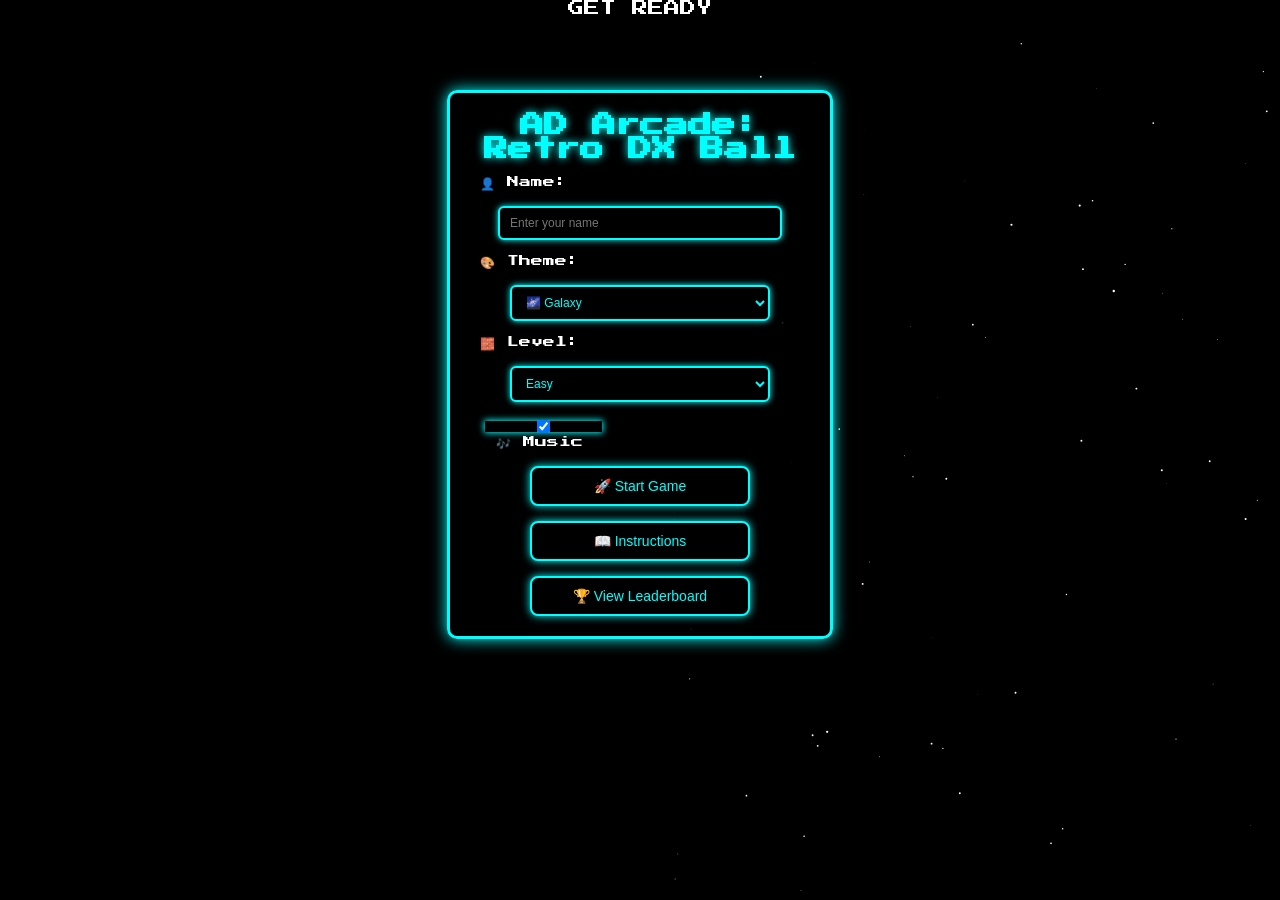
<file: index.html>
<!DOCTYPE html>
<html lang="en">
<head>
  <meta charset="UTF-8" />
  <title>AD Arcade: Retro DX Ball</title>
  <link rel="stylesheet" href="style.css" />
  <style>
    @import url('https://fonts.googleapis.com/css2?family=Press+Start+2P&display=swap');
  </style>
</head>
<body class="galaxy">

  <!-- 🌌 Animated Starfield Background -->
  <canvas id="stars"></canvas>

  <!-- 🎮 Login Panel -->
  <div id="loginScreen" class="panel">
    <h1><strong>AD Arcade: Retro DX Ball</strong></h1>

    <label for="playerName">👤 Name:</label>
    <input type="text" id="playerName" placeholder="Enter your name" required />

    <label for="themeSelect">🎨 Theme:</label>
    <select id="themeSelect">
      <option value="galaxy" selected>🌌 Galaxy</option>
      <option value="neon">🧠 Neon Grid</option>
      <option value="ice">❄️ Ice Realm</option>
      <option value="inferno">🔥 Inferno</option>
    </select>

    <label for="levelSelect">🧱 Level:</label>
    <select id="levelSelect">
      <option value="easy" selected>Easy</option>
      <option value="medium">Medium</option>
      <option value="hard">Hard</option>
    </select>

    <label>
      <input type="checkbox" id="musicToggle" checked /> 🎶 Music
    </label>

    <button id="startGameBtn" class="no-select">🚀 Start Game</button>
    <button id="viewInstructionsBtn" class="no-select">📖 Instructions</button>
    <button id="viewLeaderboardBtn" class="no-select">🏆 View Leaderboard</button>
  </div>

  <!-- 🏆 Leaderboard Panel -->
  <div id="leaderboardPanel" class="panel hidden">
    <h2>🏆 Top 10 Legends</h2>
    <ul id="leaderboardList"></ul>
    <button id="closeLeaderboardBtn" class="no-select">❌ Close</button>
  </div>

  <!-- 📖 Instructions Panel -->
  <div id="instructionsPanel" class="panel hidden">
    <h2>📖 Instructions</h2>
    <ul class="instructions-list">
      <li><strong>🎮 Gameplay:</strong> Move the paddle with <kbd>←</kbd> <kbd>→</kbd>, A/D keys, touch buttons, or tilt.</li>
      <li><strong>⏱ Countdown:</strong> A 3‒2‒1‒GO appears before each launch.</li>
      <li><strong>🧱 Levels:</strong> Clear all bricks to advance. Speeds → Easy: 1.0x, Medium: 1.3x, Hard: 1.6x.</li>
      <li><strong>🧲 Boosters:</strong>
        <ul class="boosters-list">
          <li>⇔ <strong>Wide:</strong> Paddle doubles width (10 s)</li>
          <li>💚 <strong>Life:</strong> Gain +1 life</li>
          <li>❄️ <strong>Slow:</strong> Halve ball speed (10 s)</li>
          <li>⚪⚪ <strong>Multi:</strong> Spawn an extra ball</li>
          <li>🔥 <strong>Fireball:</strong> Ball pierces bricks (5 s)</li>
        </ul>
      </li>
      <li><strong>🎶 Music:</strong> Toggle background music on/off before you start.</li>
    </ul>
    <button id="closeInstructionsBtn" class="no-select">❌ Close</button>
  </div>

  <!-- 🎮 Game UI -->
  <h2 id="gameTitle" class="hidden">AD Arcade - DX-Ball Revival</h2>
  <div id="scoreboard" class="hidden">
    <strong><span id="currentPlayer">Player</span></strong> |
    Score: <span id="score">0</span> |
    Lives: <span id="lives">3</span> |
    High Score: <span id="highscore">0</span>
  </div>

  <!-- 🕹️ Game Canvas -->
  <canvas id="gameCanvas" width="800" height="600" class="hidden"></canvas>

  <!-- ⏱️ Countdown Overlay -->
  <div id="countdownOverlay" class="hidden"></div>

  <!-- 📱 Mobile Controls -->
  <div class="mobile-controls hidden">
    <button id="leftBtn" class="no-select">◀️</button>
    <button id="rightBtn" class="no-select">▶️</button>
    <button id="enableTilt" class="no-select">📱 Enable Tilt</button>
  </div>

  <!-- 🔊 Background Music -->
  <audio id="bgMusic" loop preload="auto">
    <source src="background.mp3" type="audio/mp3" />
  </audio>

  <!-- 🎮 Game Over Modal -->
  <div id="gameOverModal" class="panel hidden">
    <h2>🎮 Game Over</h2>
    <p>Thanks for playing!</p>
    <button onclick="location.reload()" class="no-select">🔁 Restart Game</button>
  </div>

  <!-- 🎬 Ball Launch Intro -->
  <div id="introText">GET READY</div>

  <!-- 💻 Game Script -->
  <script src="script.js"></script>
</body>
</html>
</file>
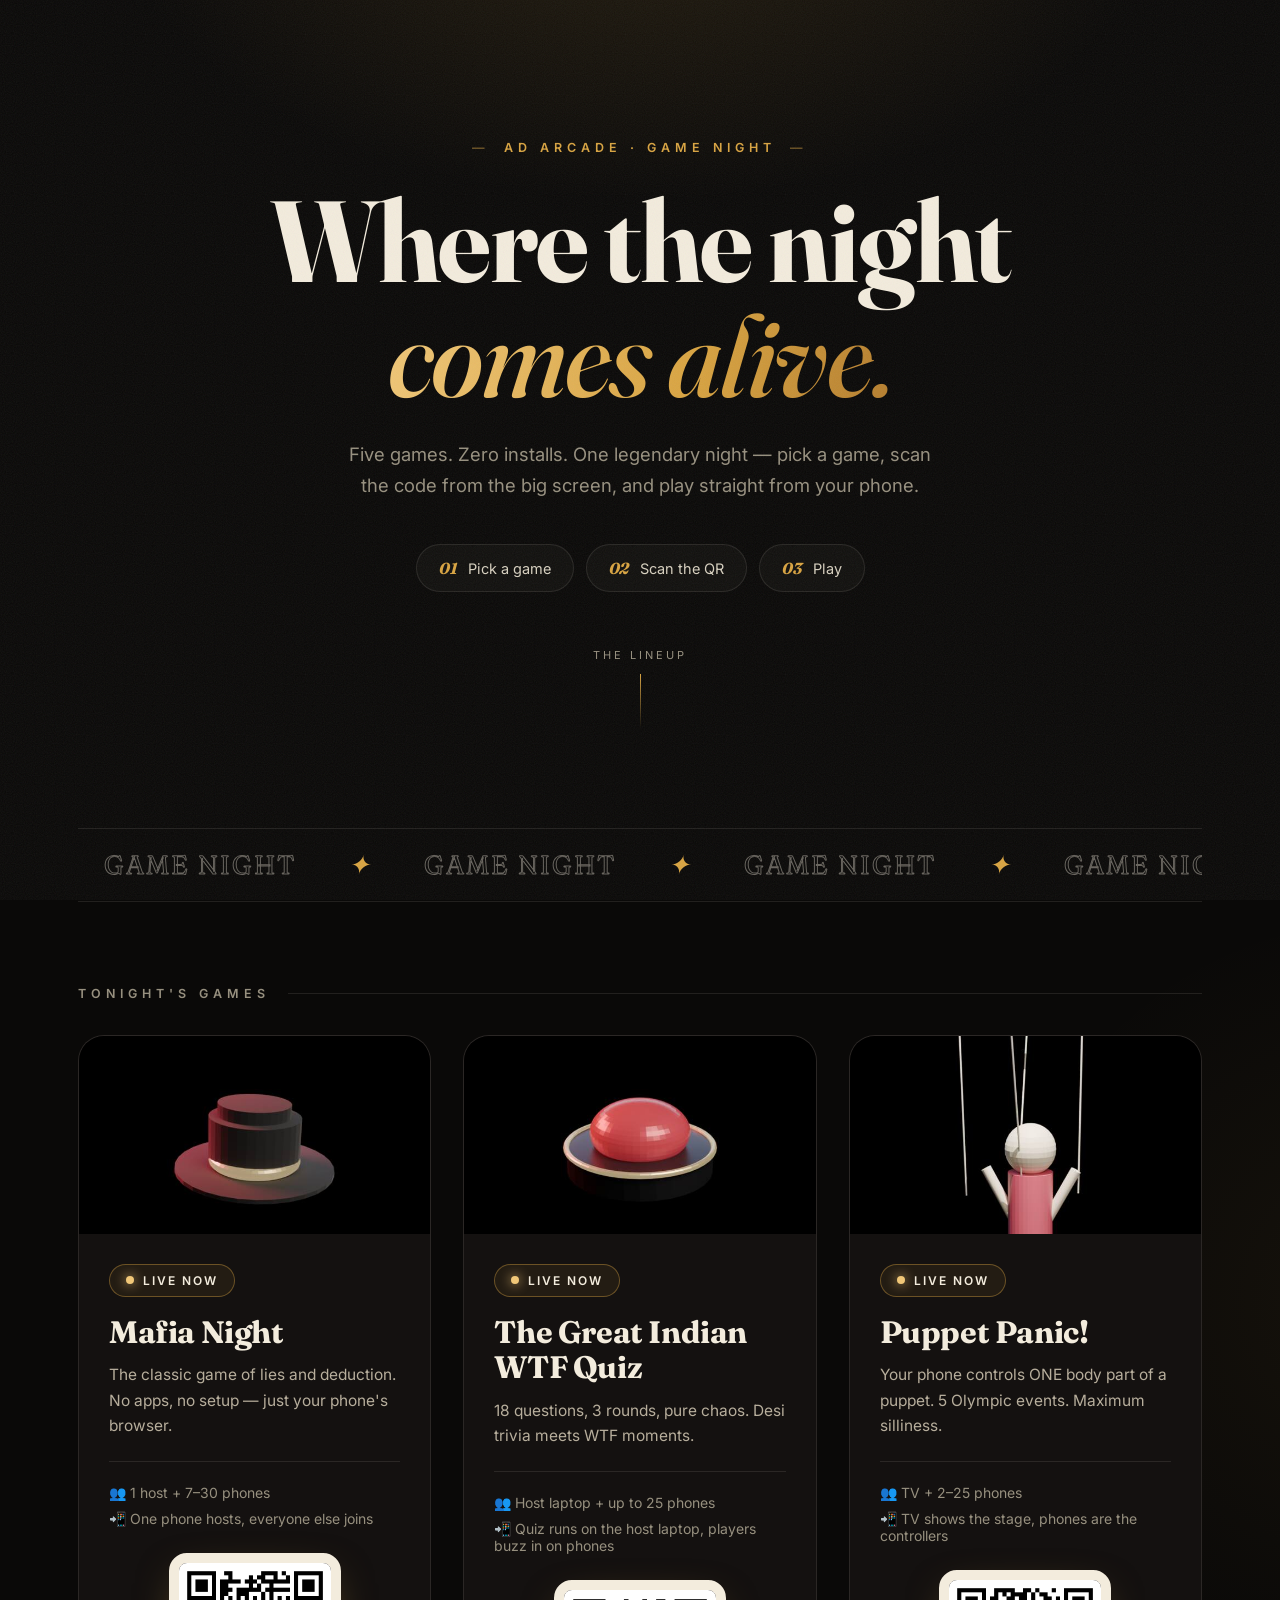
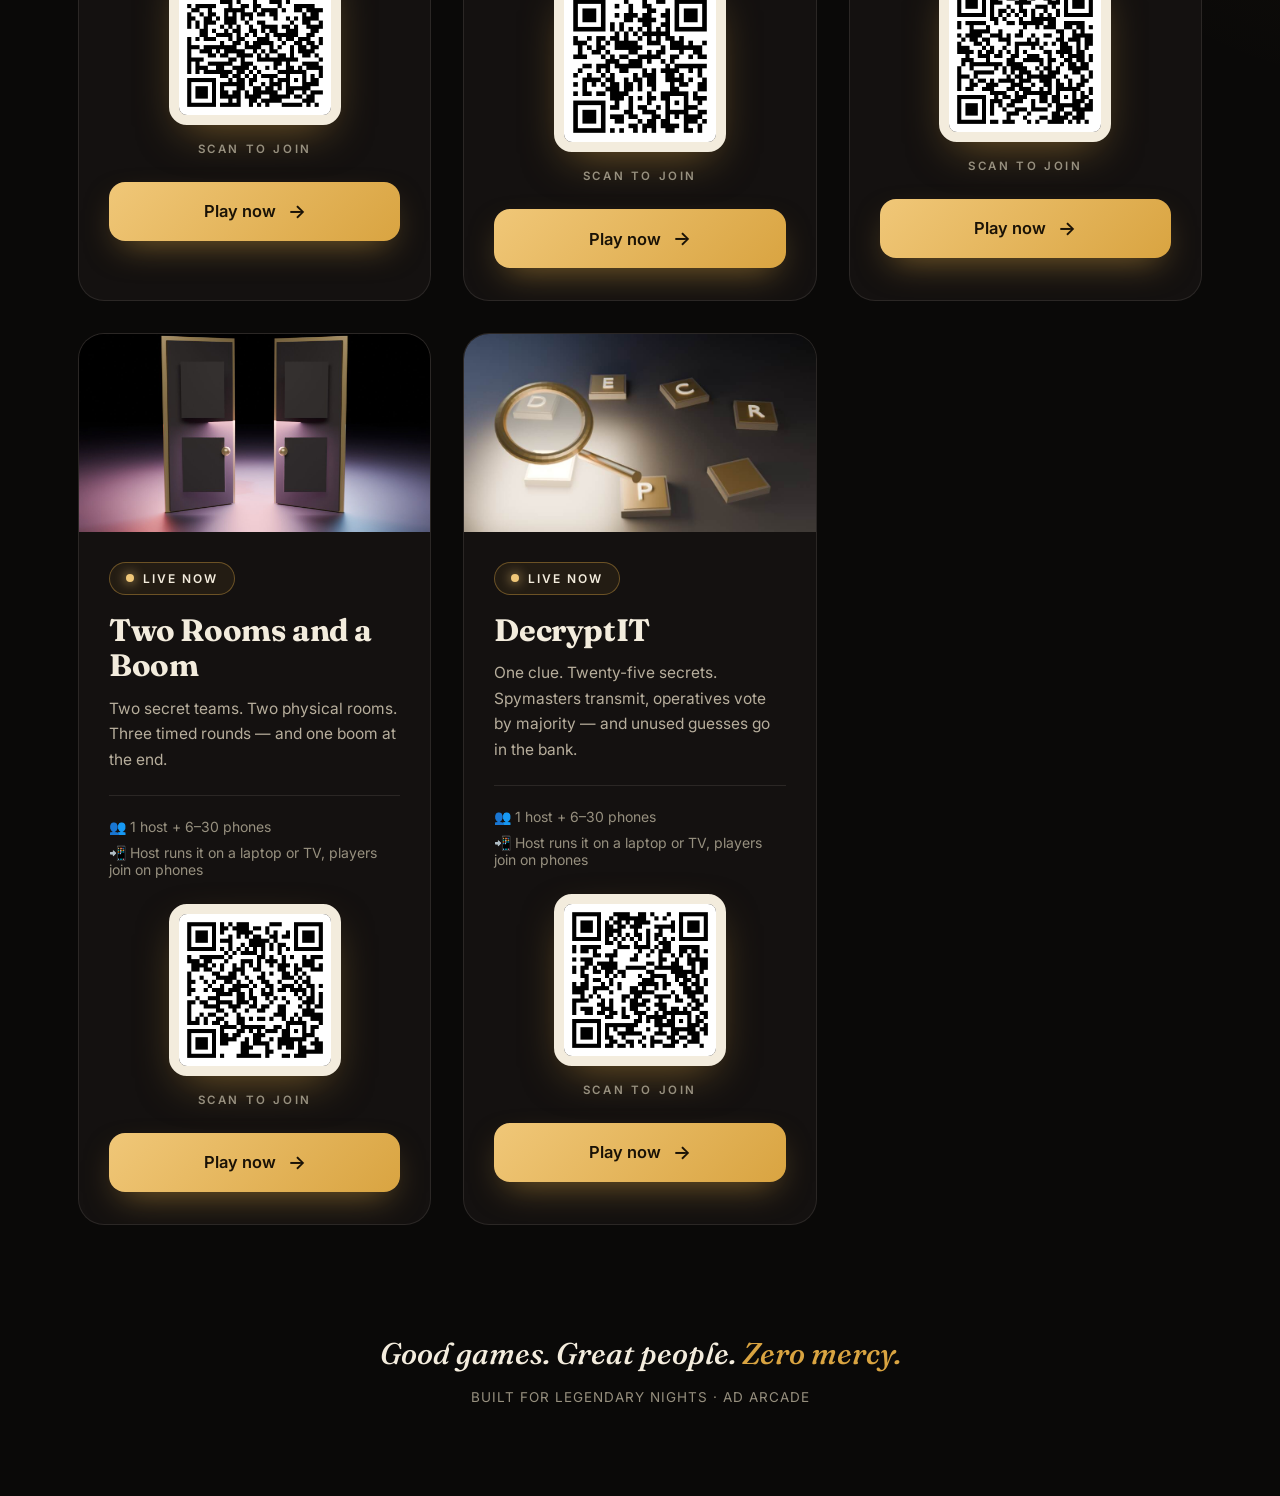
<file: hub.html>
<!DOCTYPE html>
<html lang="en">
<head>
<meta charset="UTF-8">
<meta name="viewport" content="width=device-width, initial-scale=1.0">
<title>AD ARCADE — A Night of Games</title>
<style>
@import url('https://fonts.googleapis.com/css2?family=Fraunces:ital,opsz,wght@0,9..144,500;0,9..144,700;1,9..144,500;1,9..144,700&family=Inter:wght@400;500;600&display=swap');
* { margin:0; padding:0; box-sizing:border-box; }
:root {
  --bg:#0a0908; --surface:#141110; --cream:#f3ecdd; --gold:#d9a441; --gold-hi:#f0c778;
  --muted:#97907f; --line:rgba(243,236,221,.1);
}
body {
  font-family:'Inter',-apple-system,BlinkMacSystemFont,"Segoe UI",Roboto,sans-serif;
  background:
    radial-gradient(760px 460px at 50% -120px, rgba(217,164,65,.13), transparent 70%),
    radial-gradient(560px 560px at 108% 42%, rgba(217,164,65,.06), transparent 70%),
    #0a0908; color:var(--cream); min-height:100vh; overflow-x:hidden;
  -webkit-font-smoothing:antialiased;
}
.grain { position:fixed; inset:0; z-index:60; pointer-events:none; opacity:.07;
  background-image:url("data:image/svg+xml,%3Csvg xmlns='http://www.w3.org/2000/svg' width='160' height='160'%3E%3Cfilter id='n'%3E%3CfeTurbulence type='fractalNoise' baseFrequency='0.9' numOctaves='2'/%3E%3C/filter%3E%3Crect width='160' height='160' filter='url(%23n)' opacity='1'/%3E%3C/svg%3E"); }
.wrap { position:relative; z-index:2; max-width:1180px; margin:0 auto; padding:0 28px; }
/* ---------- hero ---------- */
.hero { min-height:92vh; display:flex; flex-direction:column; justify-content:center;
  text-align:center; padding:80px 0 40px; }
.eyebrow { font-size:12.5px; font-weight:600; letter-spacing:5px; text-transform:uppercase;
  color:var(--gold); margin-bottom:28px; }
.eyebrow::before, .eyebrow::after { content:"—"; color:rgba(217,164,65,.5); margin:0 14px; }
h1 { font-family:'Fraunces',serif; font-weight:700; font-size:clamp(52px,9vw,116px);
  line-height:1.0; letter-spacing:-1.5px; margin-bottom:26px; }
h1 em { font-style:italic; font-weight:500;
  background:linear-gradient(100deg,var(--gold-hi),var(--gold) 60%,#b57e2e);
  -webkit-background-clip:text; background-clip:text; color:transparent; }
.lede { color:var(--muted); font-size:18.5px; line-height:1.65; max-width:600px; margin:0 auto 44px; }
.how { display:flex; gap:12px; justify-content:center; flex-wrap:wrap; margin-bottom:56px; }
.step { display:flex; align-items:center; gap:11px; font-size:14.5px; color:#d8d1c0;
  border:1px solid var(--line); background:rgba(243,236,221,.03);
  padding:13px 22px; border-radius:999px; }
.step b { font-family:'Fraunces',serif; font-style:italic; color:var(--gold); font-size:16px; }
.scrollcue { display:flex; flex-direction:column; align-items:center; gap:12px;
  color:var(--muted); font-size:11px; letter-spacing:3px; text-transform:uppercase; }
.scrollcue i { width:1px; height:54px; background:linear-gradient(var(--gold),transparent);
  animation:drop 2.2s ease-in-out infinite; }
@keyframes drop { 0%{transform:scaleY(0);transform-origin:top} 45%{transform:scaleY(1);transform-origin:top}
  55%{transform:scaleY(1);transform-origin:bottom} 100%{transform:scaleY(0);transform-origin:bottom} }
/* ---------- marquee ---------- */
.marquee { overflow:hidden; border-top:1px solid var(--line); border-bottom:1px solid var(--line);
  margin:0 0 84px; padding:20px 0; }
.marquee-inner { display:inline-block; white-space:nowrap; animation:tick 30s linear infinite;
  font-family:'Fraunces',serif; font-size:26px; letter-spacing:2px; }
.marquee-inner span { color:transparent; -webkit-text-stroke:1px rgba(243,236,221,.4); margin:0 26px; }
.marquee-inner b { color:var(--gold); -webkit-text-stroke:0; font-weight:500; font-style:italic; margin:0 26px; }
@keyframes tick { to { transform:translateX(-50%); } }
/* ---------- cards ---------- */
.label { font-size:12.5px; font-weight:600; letter-spacing:5px; text-transform:uppercase;
  color:var(--muted); margin-bottom:34px; display:flex; align-items:center; gap:18px; }
.label::after { content:""; flex:1; height:1px; background:var(--line); }
.grid { display:grid; grid-template-columns:repeat(auto-fit,minmax(330px,1fr)); gap:32px; margin-bottom:110px; }
.card { background:var(--surface); border:1px solid var(--line); border-radius:26px; overflow:hidden;
  transition:transform .25s ease, box-shadow .25s ease, border-color .25s ease; }
.card:hover { transform:translateY(-8px); border-color:rgba(217,164,65,.45);
  box-shadow:0 34px 80px -28px rgba(217,164,65,.35); }
.art { aspect-ratio:16/9; overflow:hidden; background:#000; }
.art img { width:100%; height:100%; object-fit:cover; display:block;
  transition:transform .6s cubic-bezier(.2,.7,.2,1); }
.card:hover .art img { transform:scale(1.05); }
.cbody { padding:30px 30px 32px; }
.live { display:inline-flex; align-items:center; gap:9px; font-size:12px; font-weight:600;
  letter-spacing:2px; text-transform:uppercase; color:var(--cream);
  border:1px solid rgba(217,164,65,.4); background:rgba(217,164,65,.08);
  padding:8px 16px; border-radius:999px; margin-bottom:18px; }
.live i { width:8px; height:8px; border-radius:50%; background:var(--gold-hi);
  box-shadow:0 0 12px var(--gold-hi); animation:pulse 1.8s ease-in-out infinite; }
@keyframes pulse { 50% { opacity:.3; } }
.card h2 { font-family:'Fraunces',serif; font-weight:700; font-size:31px; letter-spacing:-.4px;
  margin-bottom:12px; line-height:1.15; }
.tagline { color:#b7ae9c; font-size:15.5px; line-height:1.65; margin-bottom:22px; }
.meta { display:flex; flex-direction:column; gap:9px; font-size:14px; color:var(--muted);
  margin-bottom:26px; padding-top:22px; border-top:1px solid var(--line); }
.qr-wrap { text-align:center; margin-bottom:26px; }
.qr { width:172px; height:172px; border-radius:18px; border:10px solid var(--cream); background:var(--cream);
  box-shadow:0 16px 44px -14px rgba(217,164,65,.5); }
.qr-cap { margin-top:13px; font-size:11.5px; font-weight:600; letter-spacing:2.6px;
  text-transform:uppercase; color:var(--muted); }
.play { display:flex; align-items:center; justify-content:center; gap:12px;
  font-size:16.5px; font-weight:600; text-decoration:none; color:#1a1206;
  background:linear-gradient(135deg,var(--gold-hi),var(--gold));
  border-radius:16px; padding:18px; transition:transform .12s ease, filter .12s ease;
  box-shadow:0 14px 34px -12px rgba(217,164,65,.55); }
.play span { font-size:19px; transition:transform .15s ease; }
.play:hover { filter:brightness(1.06); }
.play:hover span { transform:translateX(5px); }
.play:active { transform:scale(.97); }
/* ---------- reveal (progressive enhancement: visible unless JS runs) ---------- */
.js .reveal { opacity:0; transform:translateY(34px); transition:opacity .7s ease, transform .7s cubic-bezier(.2,.7,.2,1);
  transition-delay:var(--d,0s); }
.js .reveal.in { opacity:1; transform:none; }
/* ---------- footer ---------- */
footer { text-align:center; padding:0 0 90px; }
footer .big { font-family:'Fraunces',serif; font-style:italic; font-weight:500; font-size:30px;
  color:var(--cream); display:block; margin-bottom:14px; }
footer .big em { color:var(--gold); }
footer small { color:var(--muted); font-size:13.5px; letter-spacing:1px; }
@media (max-width:640px){ .wrap{padding:0 18px} .qr{width:150px;height:150px} }
</style>
</head>
<body>
<div class="grain"></div>
<div class="wrap">
  <section class="hero">
    <div class="eyebrow">AD Arcade · Game Night</div>
    <h1>Where the night<br><em>comes alive.</em></h1>
    <p class="lede">Five games. Zero installs. One legendary night — pick a game, scan the code from the big screen, and play straight from your phone.</p>
    <div class="how">
      <div class="step"><b>01</b>Pick a game</div>
      <div class="step"><b>02</b>Scan the QR</div>
      <div class="step"><b>03</b>Play</div>
    </div>
    <div class="scrollcue">The lineup<i></i></div>
  </section>
  <div class="marquee"><div class="marquee-inner" id="mq"></div></div>
  <div class="label">Tonight's games</div>
  <div class="grid">

    <article class="card reveal" style="--d:0.0s">
      <div class="art"><img src="[data-uri]" alt="Mafia Night artwork"></div>
      <div class="cbody">
        <span class="live"><i></i>Live now</span>
        <h2>Mafia Night</h2>
        <p class="tagline">The classic game of lies and deduction. No apps, no setup — just your phone's browser.</p>
        <div class="meta">
          <span>👥 1 host + 7–30 phones</span>
          <span>📲 One phone hosts, everyone else joins</span>
        </div>
        <div class="qr-wrap">
          <img class="qr" src="[data-uri]" alt="QR code for Mafia Night">
          <div class="qr-cap">Scan to join</div>
        </div>
        <a class="play" href="https://ad-arcade-mafia-night.adityasuresh2110.workers.dev/" target="_blank" rel="noopener">Play now <span>→</span></a>
      </div>
    </article>

    <article class="card reveal" style="--d:0.12s">
      <div class="art"><img src="[data-uri]" alt="The Great Indian WTF Quiz artwork"></div>
      <div class="cbody">
        <span class="live"><i></i>Live now</span>
        <h2>The Great Indian WTF Quiz</h2>
        <p class="tagline">18 questions, 3 rounds, pure chaos. Desi trivia meets WTF moments.</p>
        <div class="meta">
          <span>👥 Host laptop + up to 25 phones</span>
          <span>📲 Quiz runs on the host laptop, players buzz in on phones</span>
        </div>
        <div class="qr-wrap">
          <img class="qr" src="[data-uri]" alt="QR code for The Great Indian WTF Quiz">
          <div class="qr-cap">Scan to join</div>
        </div>
        <a class="play" href="https://cute-blini-564c95.netlify.app" target="_blank" rel="noopener">Play now <span>→</span></a>
      </div>
    </article>

    <article class="card reveal" style="--d:0.24s">
      <div class="art"><img src="[data-uri]" alt="Puppet Panic! artwork"></div>
      <div class="cbody">
        <span class="live"><i></i>Live now</span>
        <h2>Puppet Panic!</h2>
        <p class="tagline">Your phone controls ONE body part of a puppet. 5 Olympic events. Maximum silliness.</p>
        <div class="meta">
          <span>👥 TV + 2–25 phones</span>
          <span>📲 TV shows the stage, phones are the controllers</span>
        </div>
        <div class="qr-wrap">
          <img class="qr" src="[data-uri]" alt="QR code for Puppet Panic!">
          <div class="qr-cap">Scan to join</div>
        </div>
        <a class="play" href="https://adityasuresh109.github.io/Puppet-Panic/play.html" target="_blank" rel="noopener">Play now <span>→</span></a>
      </div>
    </article>

    <article class="card reveal" style="--d:0.36s">
      <div class="art"><img src="[data-uri]" alt="Two Rooms and a Boom artwork"></div>
      <div class="cbody">
        <span class="live"><i></i>Live now</span>
        <h2>Two Rooms and a Boom</h2>
        <p class="tagline">Two secret teams. Two physical rooms. Three timed rounds — and one boom at the end.</p>
        <div class="meta">
          <span>👥 1 host + 6–30 phones</span>
          <span>📲 Host runs it on a laptop or TV, players join on phones</span>
        </div>
        <div class="qr-wrap">
          <img class="qr" src="[data-uri]" alt="QR code for Two Rooms and a Boom">
          <div class="qr-cap">Scan to join</div>
        </div>
        <a class="play" href="https://adityasuresh109.github.io/Two-Rooms-and-a-Boom/" target="_blank" rel="noopener">Play now <span>→</span></a>
      </div>
    </article>

    <article class="card reveal" style="--d:0.48s">
      <div class="art"><img src="[data-uri]" alt="DecryptIT artwork"></div>
      <div class="cbody">
        <span class="live"><i></i>Live now</span>
        <h2>DecryptIT</h2>
        <p class="tagline">One clue. Twenty-five secrets. Spymasters transmit, operatives vote by majority — and unused guesses go in the bank.</p>
        <div class="meta">
          <span>👥 1 host + 6–30 phones</span>
          <span>📲 Host runs it on a laptop or TV, players join on phones</span>
        </div>
        <div class="qr-wrap">
          <img class="qr" src="[data-uri]" alt="QR code for DecryptIT">
          <div class="qr-cap">Scan to join</div>
        </div>
        <a class="play" href="https://adityasuresh109.github.io/DecryptIT/" target="_blank" rel="noopener">Play now <span>→</span></a>
      </div>
    </article>
  </div>
  <footer>
    <span class="big">Good games. Great people. <em>Zero mercy.</em></span>
    <small>BUILT FOR LEGENDARY NIGHTS · AD ARCADE</small>
  </footer>
</div>
<script>
document.documentElement.classList.add('js');
if (location.hash === '#show') document.querySelectorAll('.reveal').forEach(el => el.classList.add('in'));
const chunk = '<span>GAME NIGHT</span><b>✦</b>';
document.getElementById('mq').innerHTML = chunk.repeat(12);
const io = new IntersectionObserver(es => es.forEach(e => {
  if (e.isIntersecting) { e.target.classList.add('in'); io.unobserve(e.target); }
}), { threshold: 0.12 });
document.querySelectorAll('.reveal').forEach(el => io.observe(el));
</script>
</body>
</html>
</file>
<file: style.css>
/* === BASE === */
body {
  margin: 0;
  font-family: 'Press Start 2P', monospace;
  background: black;
  color: white;
  overflow: hidden;
  text-align: center;
}

/* === NO TEXT SELECTION === */
.no-select,
#loginScreen label,
#loginScreen button,
#loginScreen input,
#loginScreen select,
.instructions-list li,
.boosters-list li,
kbd {
  user-select: none;
  -webkit-user-select: none;
  -moz-user-select: none;
  outline: none;
}

/* === CANVAS BACKGROUND === */
#stars {
  position: fixed;
  width: 100vw;
  height: 100vh;
  z-index: -2;
}

/* === PANEL BASE === */
.panel {
  position: absolute;
  top: 10%;
  left: 50%;
  transform: translateX(-50%);
  background: rgba(0, 0, 0, 0.85);
  padding: 20px 30px;
  border: 3px solid var(--glow);
  border-radius: 10px;
  box-shadow: 0 0 15px var(--glow);
  max-width: 320px;
  z-index: 3;
}

/* === LOGIN PANEL SPECIFIC === */
#loginScreen {
  display: flex;
  flex-direction: column;
  align-items: center;
  gap: 15px;
}
#loginScreen h1 {
  font-size: 24px;
  margin: 0;
  color: var(--glow);
  text-shadow: 0 0 8px var(--glow);
}
#loginScreen label {
  align-self: flex-start;
  font-size: 12px;
}
#loginScreen input,
#loginScreen select {
  width: 100%;
  max-width: 260px;
  padding: 8px 10px;
  font-size: 12px;
  background: #000;
  color: var(--glow);
  border: 2px solid var(--glow);
  border-radius: 6px;
  box-shadow: 0 0 6px var(--glow);
}
#loginScreen button {
  width: 100%;
  max-width: 220px;
  padding: 10px 0;
  font-size: 14px;
  background: #000;
  color: var(--glow);
  border: 2px solid var(--glow);
  border-radius: 8px;
  box-shadow: 0 0 8px var(--glow);
}

/* === LEADERBOARD & INSTRUCTIONS PANELS === */
#leaderboardPanel,
#instructionsPanel {
  top: 8%;
  max-height: 80vh;
  overflow-y: auto;
}
.instructions-list,
.boosters-list {
  list-style: none;
  padding: 0;
  text-align: left;
  font-size: 10px;
  color: white;
}
.instructions-list li {
  margin: 8px 0;
}
.instructions-list li strong {
  color: var(--glow);
}
.boosters-list li {
  display: flex;
  align-items: center;
  gap: 6px;
}

/* === KBD KEY STYLE === */
kbd {
  display: inline-block;
  background: #111;
  color: var(--glow);
  padding: 2px 6px;
  border: 1px solid var(--glow);
  border-radius: 4px;
  font-size: 10px;
  box-shadow: 0 0 4px var(--glow);
}

/* === SCOREBOARD & TITLE === */
#gameTitle {
  font-size: 16px;
  margin: 10px 0;
  text-shadow: 0 0 6px white;
}
#scoreboard {
  font-size: 12px;
  margin-bottom: 10px;
  text-shadow: 0 0 5px white;
}

/* === GAME CANVAS === */
#gameCanvas {
  background: transparent;
  border: 3px solid white;
  box-shadow: 0 0 20px var(--glow);
}

/* === COUNTDOWN OVERLAY === */
#countdownOverlay {
  position: absolute;
  top: 40%;
  left: 50%;
  transform: translate(-50%, -50%);
  font-size: 50px;
  color: white;
  text-shadow: 0 0 20px yellow;
  z-index: 10;
  animation: scaleIn 0.7s ease-in-out;
}
@keyframes scaleIn {
  0% { opacity: 0; transform: scale(0.8) translate(-50%, -50%); }
  50%{ opacity: 1; transform: scale(1.2) translate(-50%, -50%); }
 100%{ opacity: 0; transform: scale(1) translate(-50%, -50%); }
}

/* === MOBILE CONTROLS === */
.mobile-controls {
  margin-top: 10px;
}
.mobile-controls button {
  font-size: 20px;
  margin: 0 5px;
  padding: 10px 15px;
  background: #111;
  color: var(--glow);
  border: 2px solid var(--glow);
  border-radius: 10px;
  box-shadow: 0 0 8px var(--glow);
}

/* === GAME OVER MODAL === */
#gameOverModal {
  display: none;
  top: 40%;
  transform: translate(-50%, -50%);
}
#gameOverModal.visible {
  display: block;
}

/* === VISIBILITY HELPER === */
.hidden {
  display: none !important;
}

/* === THEME VARIABLES === */
body.galaxy {
  --paddle-color: #00f2ff;
  --brick-color: #3498db;
  --ball-color: #0ff;
  --glow: cyan;
}
body.neon {
  --paddle-color: #ff00ff;
  --brick-color: #00ffff;
  --ball-color: #fff;
  --glow: magenta;
}
body.ice {
  --paddle-color: #ccf;
  --brick-color: #aaf;
  --ball-color: #eef;
  --glow: lightblue;
}
body.inferno {
  --paddle-color: #ff3300;
  --brick-color: #ff6600;
  --ball-color: #ffcc00;
  --glow: orange;
}
</file>
